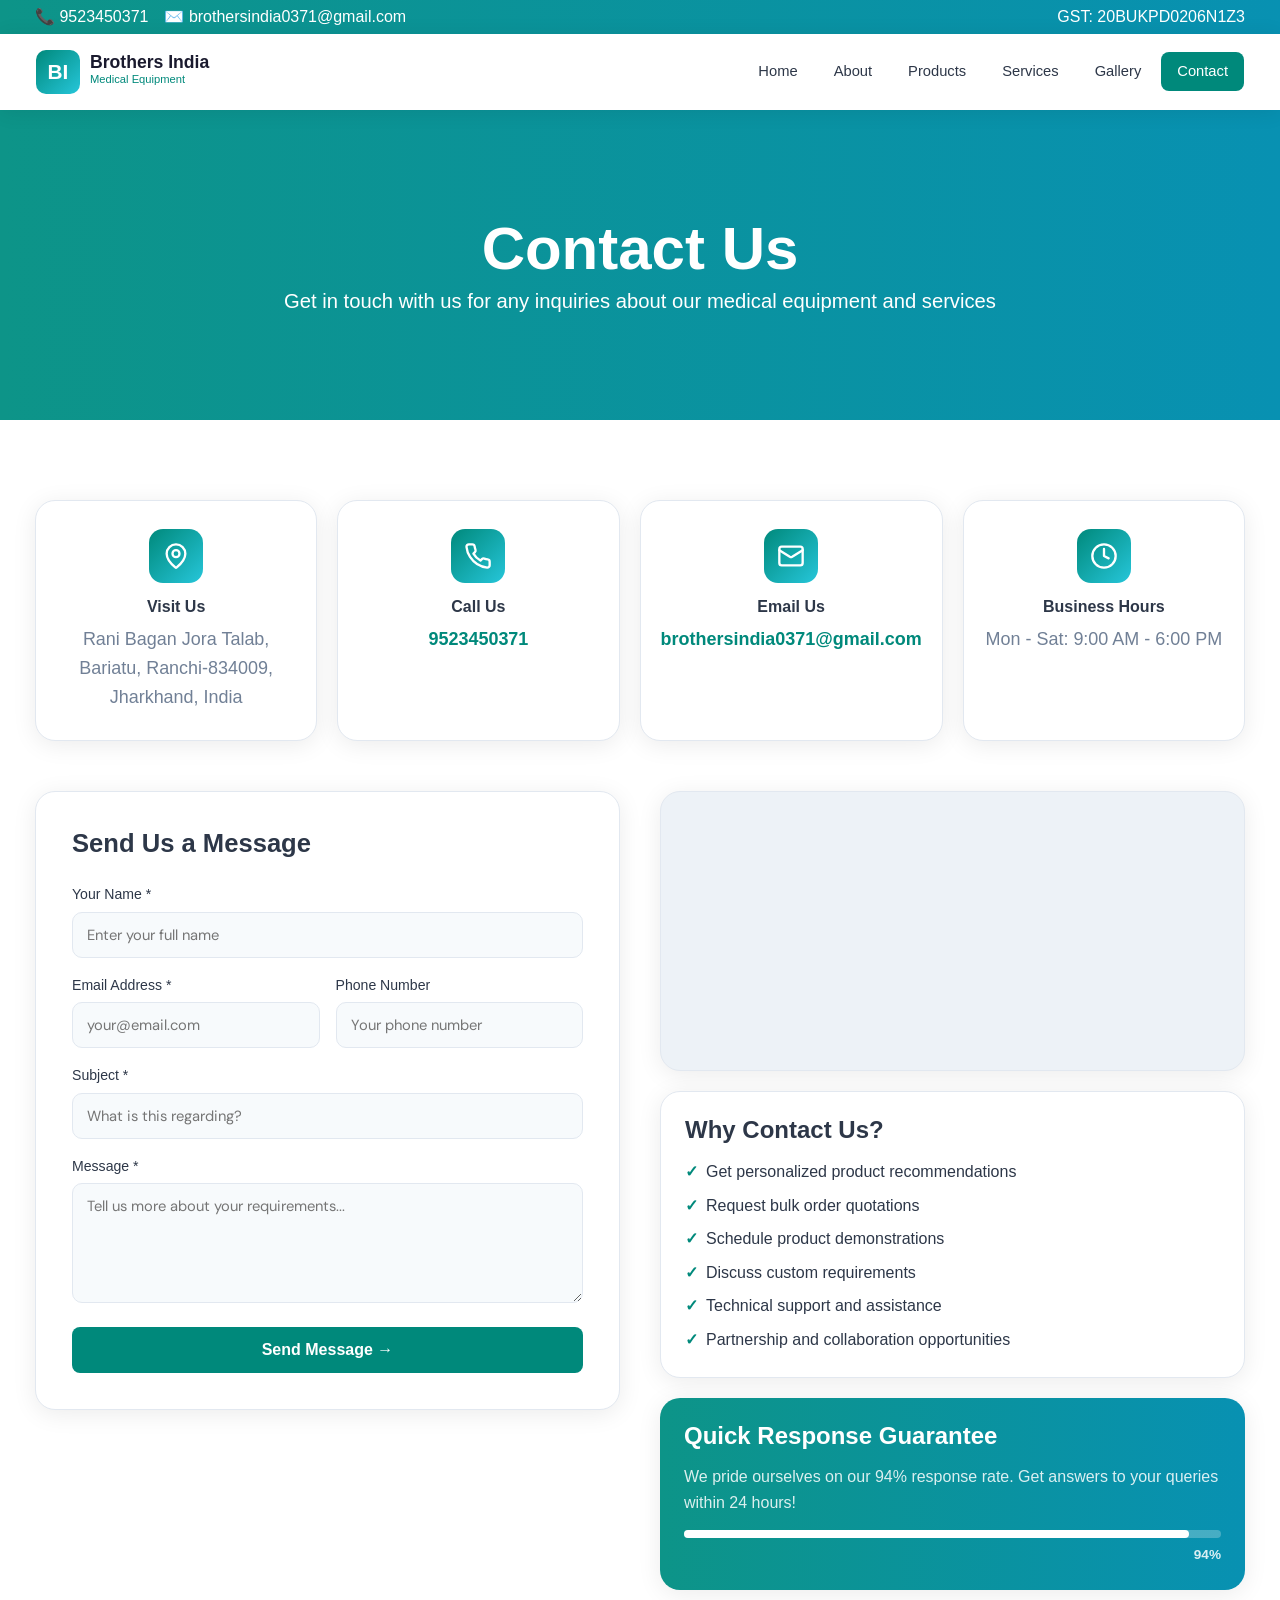
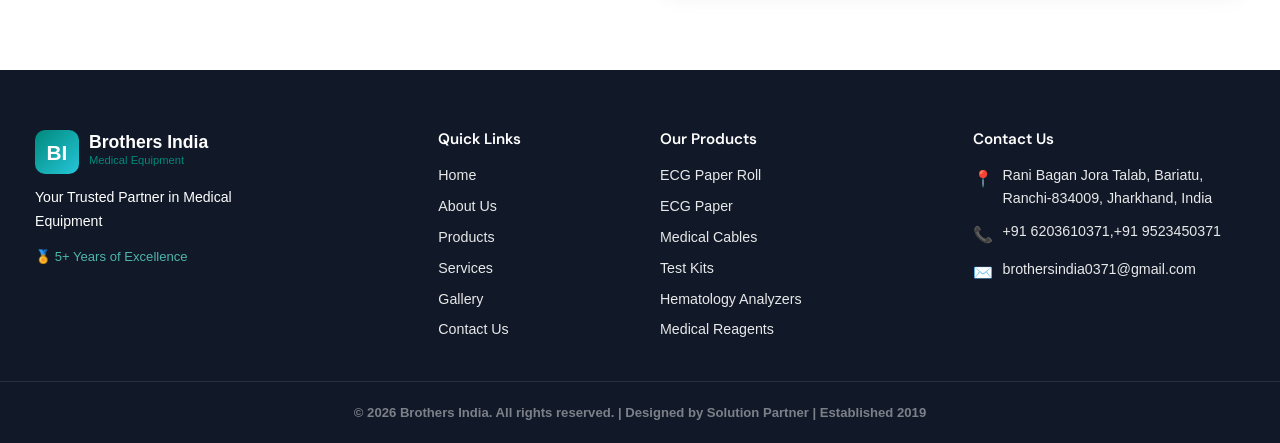
<file: contact.html>
<!DOCTYPE html>
<html lang="en">
<head>
  <meta charset="UTF-8" />
  <meta name="viewport" content="width=device-width, initial-scale=1.0" />
  <title>Contact Us - Brothers India Medical Equipment</title>
  <link rel="preconnect" href="https://fonts.googleapis.com">
  <link href="https://fonts.googleapis.com/css2?family=Playfair+Display:wght@600;700;800&family=DM+Sans:wght@400;500;600;700&display=swap" rel="stylesheet">
  <link rel="stylesheet" href="styles.css">
</head>
<body>

  <!-- TOP BAR -->
  <div class="top-bar">
    <div class="container">
      <div class="top-bar-left">
        <span>📞 9523450371</span>
        <span>✉️ brothersindia0371@gmail.com</span>
      </div>
      <div class="top-bar-right">
        <span>GST: 20BUKPD0206N1Z3</span>
      </div>
    </div>
  </div>

  <!-- NAVBAR -->
  <nav class="navbar">
    <div class="container nav-container">
      <a href="index.html" class="logo">
        <div class="logo-icon">BI</div>
        <div class="logo-text">
          <span class="brand">Brothers India</span>
          <span class="tagline">Medical Equipment</span>
        </div>
      </a>
      <div class="nav-links">
        <a href="index.html">Home</a>
        <a href="about.html">About</a>
        <a href="products.html">Products</a>
        <a href="services.html">Services</a>
        <a href="gallery.html">Gallery</a>
        <a href="contact.html" class="active">Contact</a>
      </div>
      <button class="hamburger" aria-label="Toggle menu">
        <span></span><span></span><span></span>
      </button>
    </div>
  </nav>

  <!-- PAGE HERO -->
  <section class="page-content-hero">
    <div class="container">
      <h1>Contact Us</h1>
      <p>Get in touch with us for any inquiries about our medical equipment and services</p>
    </div>
  </section>

  <!-- CONTACT INFO CARDS -->
  <section class="section">
    <div class="container">
      <div class="contact-info-grid">
        <div class="contact-info-card reveal">
          <div class="contact-icon"><svg xmlns="http://www.w3.org/2000/svg" width="28" height="28" viewBox="0 0 24 24" fill="none" stroke="currentColor" stroke-width="2" stroke-linecap="round" stroke-linejoin="round" class="lucide lucide-map-pin text-white" aria-hidden="true"><path d="M20 10c0 4.993-5.539 10.193-7.399 11.799a1 1 0 0 1-1.202 0C9.539 20.193 4 14.993 4 10a8 8 0 0 1 16 0"></path><circle cx="12" cy="10" r="3"></circle></svg></div>
          <h4>Visit Us</h4>
          <p>Rani Bagan Jora Talab, Bariatu, Ranchi-834009, Jharkhand, India</p>
        </div>
        <div class="contact-info-card reveal">
          <div class="contact-icon"><svg xmlns="http://www.w3.org/2000/svg" width="28" height="28" viewBox="0 0 24 24" fill="none" stroke="currentColor" stroke-width="2" stroke-linecap="round" stroke-linejoin="round" class="lucide lucide-phone text-white" aria-hidden="true"><path d="M22 16.92v3a2 2 0 0 1-2.18 2 19.79 19.79 0 0 1-8.63-3.07 19.5 19.5 0 0 1-6-6 19.79 19.79 0 0 1-3.07-8.67A2 2 0 0 1 4.11 2h3a2 2 0 0 1 2 1.72 12.84 12.84 0 0 0 .7 2.81 2 2 0 0 1-.45 2.11L8.09 9.91a16 16 0 0 0 6 6l1.27-1.27a2 2 0 0 1 2.11-.45 12.84 12.84 0 0 0 2.81.7A2 2 0 0 1 22 16.92z"></path></svg></div>
          <h4>Call Us</h4>
          <p><a href="tel:9523450371" style="color:var(--primary);font-weight:600;">9523450371</a></p>
        </div>
        <div class="contact-info-card reveal">
          <div class="contact-icon"><svg xmlns="http://www.w3.org/2000/svg" width="28" height="28" viewBox="0 0 24 24" fill="none" stroke="currentColor" stroke-width="2" stroke-linecap="round" stroke-linejoin="round" class="lucide lucide-mail text-white" aria-hidden="true"><path d="m22 7-8.991 5.727a2 2 0 0 1-2.009 0L2 7"></path><rect x="2" y="4" width="20" height="16" rx="2"></rect></svg></div>
          <h4>Email Us</h4>
          <p><a href="mailto:brothersindia0371@gmail.com" style="color:var(--primary);font-weight:600;">brothersindia0371@gmail.com</a></p>
        </div>
        <div class="contact-info-card reveal">
          <div class="contact-icon"><svg xmlns="http://www.w3.org/2000/svg" width="28" height="28" viewBox="0 0 24 24" fill="none" stroke="currentColor" stroke-width="2" stroke-linecap="round" stroke-linejoin="round" class="lucide lucide-clock text-white" aria-hidden="true"><circle cx="12" cy="12" r="10"></circle><polyline points="12 6 12 12 16 14"></polyline></svg></div>
          <h4>Business Hours</h4>
          <p>Mon - Sat: 9:00 AM - 6:00 PM</p>
        </div>
      </div>

      <!-- MAIN CONTACT SECTION -->
      <div class="contact-main-grid">
        <!-- FORM -->
        <div class="contact-form-section">
          <h2>Send Us a Message</h2>
          <form id="contact-form">
            <div class="form-group">
              <label for="name">Your Name *</label>
              <input type="text" id="name" name="name" placeholder="Enter your full name" required>
            </div>
            <div class="form-row">
              <div class="form-group">
                <label for="email">Email Address *</label>
                <input type="email" id="email" name="email" placeholder="your@email.com" required>
              </div>
              <div class="form-group">
                <label for="phone">Phone Number</label>
                <input type="tel" id="phone" name="phone" placeholder="Your phone number">
              </div>
            </div>
            <div class="form-group">
              <label for="subject">Subject *</label>
              <input type="text" id="subject" name="subject" placeholder="What is this regarding?" required>
            </div>
            <div class="form-group">
              <label for="message">Message *</label>
              <textarea id="message" name="message" placeholder="Tell us more about your requirements..." required></textarea>
            </div>
            <button type="submit" class="btn btn-primary form-submit">Send Message →</button>
          </form>
        </div>

        <!-- MAP & INFO -->
        <div class="contact-map-section">
          <div class="map-embed">
            <iframe
              src="https://www.google.com/maps/embed?pb=!1m18!1m12!1m3!1d3662.5!2d85.3165!3d23.3565!2m3!1f0!2f0!3f0!3m2!1i1024!2i768!4f13.1!3m3!1m2!1s0x0%3A0x0!2zMjPCsDIxJzIzLjQiTiA4NcKwMTgnNTkuNCJF!5e0!3m2!1sen!2sin!4v1620000000000!5m2!1sen!2sin"
              allowfullscreen=""
              loading="lazy"
              referrerpolicy="no-referrer-when-downgrade"
              title="Brothers India Location">
            </iframe>
          </div>

          <div class="why-contact-card">
            <h4>Why Contact Us?</h4>
            <ul class="why-contact-list">
              <li>Get personalized product recommendations</li>
              <li>Request bulk order quotations</li>
              <li>Schedule product demonstrations</li>
              <li>Discuss custom requirements</li>
              <li>Technical support and assistance</li>
              <li>Partnership and collaboration opportunities</li>
            </ul>
          </div>

          <div class="quick-response-card">
            <h4>Quick Response Guarantee</h4>
            <p>We pride ourselves on our 94% response rate. Get answers to your queries within 24 hours!</p>
            <div class="progress-bar-track">
              <div class="progress-bar-fill" data-width="94" style="width:0%"></div>
            </div>
            <div class="progress-label">94%</div>
          </div>
        </div>
      </div>
    </div>
  </section>

  <!-- FOOTER -->
  <footer>
    <div class="container">
      <div class="footer-grid">
        <div class="footer-brand">
          <div class="footer-logo">
            <div class="logo-icon">BI</div>
            <div class="logo-text">
              <span class="brand" style="color:#fff;">Brothers India</span>
              <span class="tagline">Medical Equipment</span>
            </div>
          </div>
          <p class="footer-desc">Your Trusted Partner in Medical Equipment</p>
          <span class="footer-badge">🏅 5+ Years of Excellence</span>
        </div>
        <div class="footer-col">
          <h5>Quick Links</h5>
          <div class="footer-links">
            <a href="index.html">Home</a>
            <a href="about.html">About Us</a>
            <a href="products.html">Products</a>
            <a href="services.html">Services</a>
            <a href="gallery.html">Gallery</a>
            <a href="contact.html">Contact Us</a>
          </div>
        </div>
        <div class="footer-col">
          <h5>Our Products</h5>
          <div class="footer-links">
            <a href="products.html">ECG Paper Roll</a>
            <a href="products.html">ECG Paper</a>
            <a href="products.html">Medical Cables</a>
            <a href="products.html">Test Kits</a>
            <a href="products.html">Hematology Analyzers</a>
            <a href="products.html">Medical Reagents</a>
          </div>
        </div>
        <div class="footer-col">
          <h5>Contact Us</h5>
          <div class="footer-contact">
            <div class="footer-contact-item"><span class="icon">📍</span><span>Rani Bagan Jora Talab, Bariatu, Ranchi-834009, Jharkhand, India</span></div>
            <div class="footer-contact-item"><span class="icon">📞</span><span>+91 6203610371,+91 9523450371</span></div>
            <div class="footer-contact-item"><span class="icon">✉️</span><span>brothersindia0371@gmail.com</span></div>
          </div>
        </div>
      </div>
    </div>
    <div class="footer-bottom">
      <div class="container">
        <b>© 2026 Brothers India. All rights reserved. | Designed by Solution Partner | Established 2019</b>
      </div>
    </div>
  </footer>

  <script src="script.js"></script>
</body>
</html>
</file>
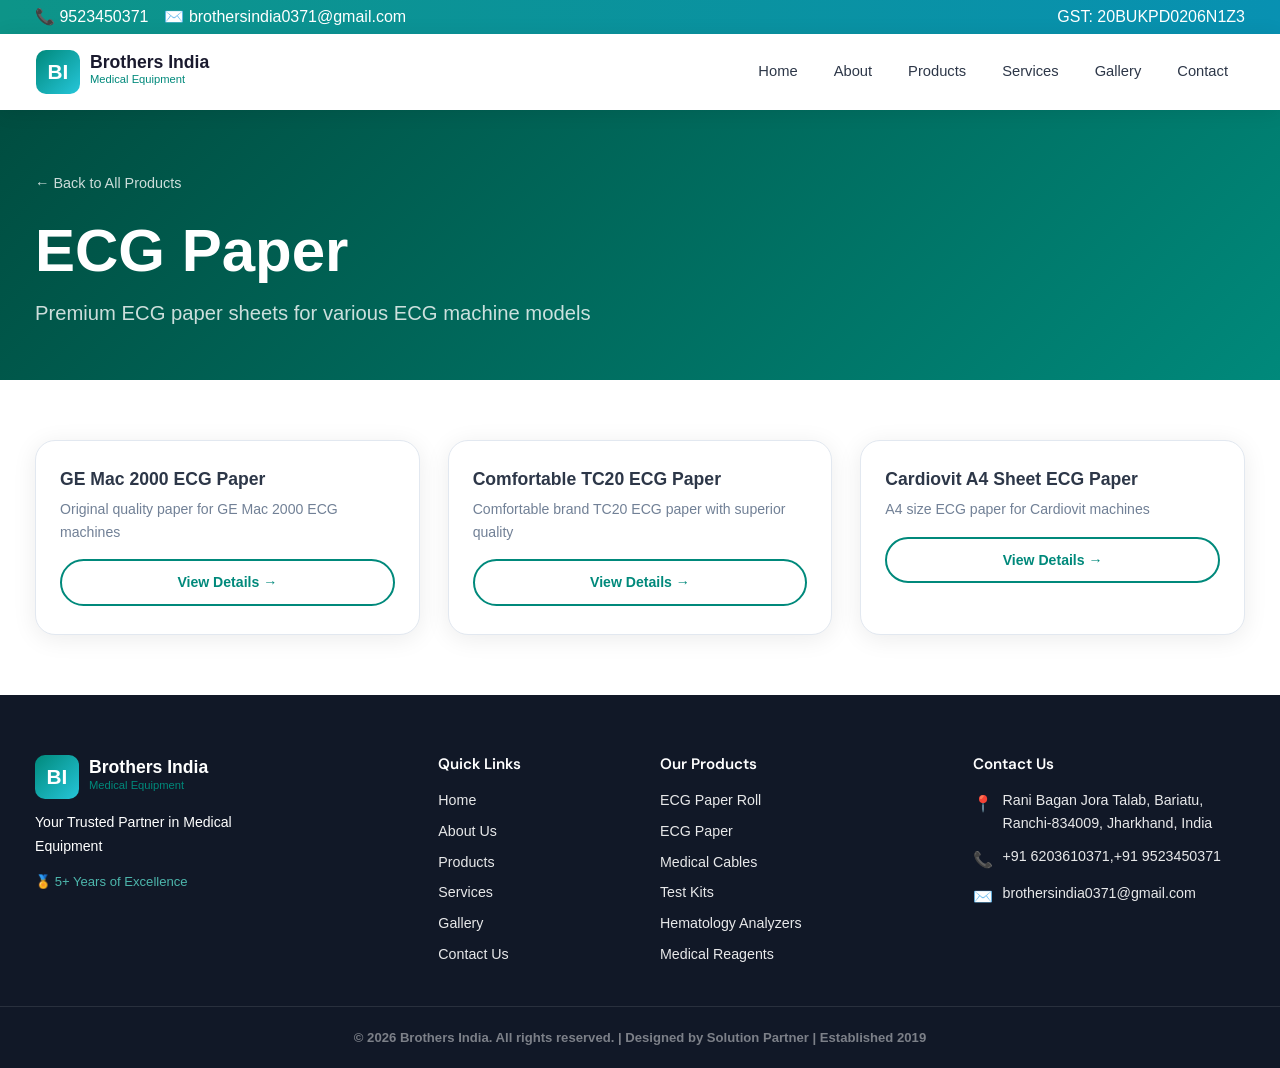
<file: product-category.html>
<!DOCTYPE html>
<html lang="en">
<head>
  <meta charset="UTF-8" />
  <meta name="viewport" content="width=device-width, initial-scale=1.0" />
  <title>Product Category - Brothers India Medical Equipment</title>
  <link rel="preconnect" href="https://fonts.googleapis.com">
  <link href="https://fonts.googleapis.com/css2?family=Playfair+Display:wght@600;700;800&family=DM+Sans:wght@400;500;600;700&display=swap" rel="stylesheet">
  <link rel="stylesheet" href="styles.css">
</head>
<body>

  <!-- TOP BAR -->
  <div class="top-bar">
    <div class="container">
      <div class="top-bar-left">
        <span>📞 9523450371</span>
        <span>✉️ brothersindia0371@gmail.com</span>
      </div>
      <div class="top-bar-right">
        <span>GST: 20BUKPD0206N1Z3</span>
      </div>
    </div>
  </div>

  <!-- NAVBAR -->
  <nav class="navbar">
    <div class="container nav-container">
      <a href="index.html" class="logo">
        <div class="logo-icon">BI</div>
        <div class="logo-text">
          <span class="brand">Brothers India</span>
          <span class="tagline">Medical Equipment</span>
        </div>
      </a>
      <div class="nav-links">
        <a href="index.html">Home</a>
        <a href="about.html">About</a>
        <a href="products.html" class="active">Products</a>
        <a href="services.html">Services</a>
        <a href="gallery.html">Gallery</a>
        <a href="contact.html">Contact</a>
      </div>
      <button class="hamburger" aria-label="Toggle menu">
        <span></span><span></span><span></span>
      </button>
    </div>
  </nav>

  <!-- CATEGORY HEADER -->
  <div class="cat-header">
    <div class="container">
      <a href="products.html" class="cat-back">← Back to All Products</a>
      <h1 id="cat-title">ECG Paper</h1>
      <p id="cat-desc">Premium ECG paper sheets for various ECG machine models</p>
    </div>
  </div>

  <!-- PRODUCTS LIST -->
  <section>
    <div class="container">
      <div class="cat-products-grid" id="cat-products-grid">
        <!-- Populated by JS -->
      </div>
    </div>
  </section>

  <!-- FOOTER -->
  <footer>
    <div class="container">
      <div class="footer-grid">
        <div class="footer-brand">
          <div class="footer-logo">
            <div class="logo-icon">BI</div>
            <div class="logo-text">
              <span class="brand" style="color:#fff;">Brothers India</span>
              <span class="tagline">Medical Equipment</span>
            </div>
          </div>
          <p class="footer-desc">Your Trusted Partner in Medical Equipment</p>
          <span class="footer-badge">🏅 5+ Years of Excellence</span>
        </div>
        <div class="footer-col">
          <h5>Quick Links</h5>
          <div class="footer-links">
            <a href="index.html">Home</a>
            <a href="about.html">About Us</a>
            <a href="products.html">Products</a>
            <a href="services.html">Services</a>
            <a href="gallery.html">Gallery</a>
            <a href="contact.html">Contact Us</a>
          </div>
        </div>
        <div class="footer-col">
          <h5>Our Products</h5>
          <div class="footer-links">
            <a href="products.html">ECG Paper Roll</a>
            <a href="products.html">ECG Paper</a>
            <a href="products.html">Medical Cables</a>
            <a href="products.html">Test Kits</a>
            <a href="products.html">Hematology Analyzers</a>
            <a href="products.html">Medical Reagents</a>
          </div>
        </div>
        <div class="footer-col">
          <h5>Contact Us</h5>
          <div class="footer-contact">
            <div class="footer-contact-item"><span class="icon">📍</span><span>Rani Bagan Jora Talab, Bariatu, Ranchi-834009, Jharkhand, India</span></div>
            <div class="footer-contact-item"><span class="icon">📞</span><span>+91 6203610371,+91 9523450371</span></div>
            <div class="footer-contact-item"><span class="icon">✉️</span><span>brothersindia0371@gmail.com</span></div>
          </div>
        </div>
      </div>
    </div>
    <div class="footer-bottom">
      <div class="container">
        <b>© 2026 Brothers India. All rights reserved. | Designed by Solution Partner | Established 2019</b>
      </div>
    </div>
  </footer>

  <script src="script.js"></script>
  <script>
    const CATALOG = {
      'ecg-roll': {
        title: 'ECG Paper Roll',
        desc: 'High-quality ECG paper rolls compatible with all major brands',
        products: [
          { id: 'ecg-roll-1', name: '50mm ECG Paper Roll', desc: '50mm thermal paper roll for standard ECG machines' },
          { id: 'ecg-roll-2', name: '63mm ECG Paper Roll', desc: '63mm thermal paper roll for wide-format ECG machines' },
          { id: 'ecg-roll-3', name: '80mm ECG Paper Roll', desc: '80mm thermal paper roll compatible with most brands' },
          { id: 'ecg-roll-4', name: '210mm ECG Paper Roll', desc: '210mm wide thermal paper roll for multi-channel ECG' },
        ]
      },
      'ecg-paper': {
        title: 'ECG Paper',
        desc: 'Premium ECG paper sheets for various ECG machine models',
        products: [
          { id: 'ecg-paper-1', name: 'GE Mac 2000 ECG Paper', desc: 'Original quality paper for GE Mac 2000 ECG machines' },
          { id: 'ecg-paper-2', name: 'Comfortable TC20 ECG Paper', desc: 'Comfortable brand TC20 ECG paper with superior quality' },
          { id: 'ecg-paper-3', name: 'Cardiovit A4 Sheet ECG Paper', desc: 'A4 size ECG paper for Cardiovit machines' },
        ]
      },
      'cables': {
        title: 'Medical Cables',
        desc: 'Durable and reliable medical cables for various equipment',
        products: [
          { id: 'cable-1', name: '10-Lead ECG Cable', desc: 'Universal 10-lead patient cable for ECG machines' },
          { id: 'cable-2', name: 'SpO2 Sensor Cable', desc: 'Pulse oximetry sensor cable for patient monitors' },
          { id: 'cable-3', name: 'NIBP Cuff Cable', desc: 'Non-invasive blood pressure cuff connection cable' },
        ]
      },
      'testkits': {
        title: 'Test Kits',
        desc: 'Rapid and accurate diagnostic test kits',
        products: [
          { id: 'kit-1', name: 'MaxLine HBsAg Test Kit', desc: 'Rapid test for Hepatitis B surface antigen detection' },
          { id: 'kit-2', name: 'Malaria Rapid Test Kit', desc: 'Fast and accurate malaria antigen detection kit' },
          { id: 'kit-3', name: 'Dengue NS1 Test Kit', desc: 'Early detection test kit for dengue NS1 antigen' },
        ]
      },
      'analyzers': {
        title: 'Hematology Analyzers',
        desc: 'Advanced hematology analyzers for complete blood count',
        products: [
          { id: 'ana-1', name: '3-Part Hematology Analyzer', desc: 'Entry-level analyzer with 3-part WBC differential' },
          { id: 'ana-2', name: '5-Part Hematology Analyzer', desc: 'Advanced analyzer with 5-part WBC differential' },
          { id: 'ana-3', name: 'Portable CBC Analyzer', desc: 'Compact portable analyzer for point-of-care testing' },
        ]
      },
      'reagents': {
        title: 'Medical Reagents',
        desc: 'Quality reagents for medical analyzers and testing',
        products: [
          { id: 'rea-1', name: 'MaxLYTE Daily Cleaning Solution', desc: 'For electrolyte analyzers - daily cleaning solution' },
          { id: 'rea-2', name: 'Hematology Analyzer Reagents', desc: 'Complete set of diluent, lyse, and rinse reagents' },
        ]
      }
    };

    function loadCategory() {
      const params = new URLSearchParams(window.location.search);
      const cat = params.get('cat') || 'ecg-paper';
      const data = CATALOG[cat];
      if (!data) return;

      document.title = data.title + ' - Brothers India';
      document.getElementById('cat-title').textContent = data.title;
      document.getElementById('cat-desc').textContent = data.desc;

      const grid = document.getElementById('cat-products-grid');
      grid.innerHTML = data.products.map(p => `
        <div class="sub-product-card reveal">
          <h3>${p.name}</h3>
          <p>${p.desc}</p>
          <a href="product-detail.html?cat=${cat}&id=${p.id}&name=${encodeURIComponent(p.name)}&desc=${encodeURIComponent(p.desc)}&catname=${encodeURIComponent(data.title)}" class="btn-view">View Details →</a>
        </div>
      `).join('');
    }

    loadCategory();
  </script>

<!--End of Tawk.to Script-->
</body>
</html>
</file>
<file: styles.css>
/* ===== CSS VARIABLES ===== */
:root {
  --primary: #00897B;
  --primary-dark: #00695C;
  --primary-light: #4DB6AC;
  --accent: #26C6DA;
  --dark: #1a1a2e;
  --dark-2: #16213e;
  --text: #2d3748;
  --text-light: #718096;
  --bg: #f7fafc;
  --bg-2: #edf2f7;
  --white: #ffffff;
  --border: #e2e8f0;
  --shadow: 0 4px 24px rgba(0,0,0,0.08);
  --shadow-lg: 0 10px 40px rgba(0,0,0,0.12);
  --radius: 12px;
  --radius-lg: 20px;
  --transition: all 0.3s cubic-bezier(0.4, 0, 0.2, 1);
  --font-body: 'DM Sans', sans-serif;
}

/* ===== RESET & BASE ===== */
*, *::before, *::after { box-sizing: border-box; margin: 0; padding: 0; }
html { scroll-behavior: smooth; }
body {
  color: var(--text);
  background: var(--white);
  line-height: 1.6;
  overflow-x: hidden;
    font-family:
        'Inter', -apple-system, BlinkMacSystemFont, "Segoe UI", "Roboto", "Oxygen",
        "Ubuntu", "Cantarell", "Fira Sans", "Droid Sans", "Helvetica Neue",
        sans-serif;
    -webkit-font-smoothing: antialiased;
    -moz-osx-font-smoothing: grayscale;
}
img { max-width: 100%; height: auto; display: block; }
a { text-decoration: none; color: inherit; transition: var(--transition); }
ul { list-style: none; }

/* ===== TYPOGRAPHY ===== */
h1, h2, h3, h4, h5 {
  font-family: var(--font-heading);
  font-weight: 700;
  line-height: 1.2;
}
h1 { font-size: clamp(2rem, 5vw, 3.75rem); }
h2 { font-size: clamp(1.6rem, 3.5vw, 2.3rem); }
h3 { font-size: clamp(1.2rem, 2.5vw, 1.5rem); }
p { 
	font-size: 1.265rem;
    line-height: 1.625;
  }

/* ===== TOP BAR ===== */
.top-bar {
background: linear-gradient(to right, #0d9488, #0891b2);
    color: white;
    padding: 4px 0;
}
.top-bar .container {
  display: flex;
  justify-content: space-between;
  align-items: center;
  flex-wrap: wrap;
  gap: 6px;
}
.top-bar a { color: rgba(255,255,255,0.85); }
.top-bar a:hover { color: var(--accent); }
.top-bar-left, .top-bar-right {
  display: flex;
  align-items: center;
  gap: 16px;
}
.top-bar span { display: flex; align-items: center; gap: 5px; }

/* ===== NAVBAR ===== */
.navbar {
  position: sticky;
  top: 0;
  z-index: 1000;
  background: var(--white);
  box-shadow: 0 2px 20px rgba(0,0,0,0.08);
  padding: 16px;
}
.nav-container {
  display: flex;
  align-items: center;
  justify-content: space-between;
  padding: 14px 0;
  gap: 20px;
}
.logo {
  display: flex;
  align-items: center;
  gap: 10px;
}
.logo-icon {
  width: 44px;
  height: 44px;
  background: linear-gradient(135deg, var(--primary), var(--accent));
  border-radius: 10px;
  display: flex;
  align-items: center;
  justify-content: center;
  font-size: 1.3rem;
  font-weight: 800;
  color: var(--white);
  flex-shrink: 0;
}
.logo-text { display: flex; flex-direction: column; }
.logo-text .brand { font-family: var(--font-heading); font-size: 1.1rem; font-weight: 700; color: var(--dark); line-height: 1; }
.logo-text .tagline { font-size: 0.7rem; color: var(--primary); font-weight: 500; }

.nav-links {
  display: flex;
  align-items: center;
  gap: 4px;
}
.nav-links a {
  padding: 8px 16px;
  border-radius: 8px;
  font-weight: 500;
  font-size: 0.92rem;
  color: var(--text);
  transition: var(--transition);
}
.nav-links a:hover { color: var(--primary); background: rgba(0,137,123,0.06); }
.nav-links a.active {
  background: var(--primary);
  color: var(--white);
}
.nav-links a.active:hover { background: var(--primary-dark); }

.hamburger {
  display: none;
  flex-direction: column;
  gap: 5px;
  cursor: pointer;
  padding: 6px;
  border-radius: 8px;
  transition: var(--transition);
  background: none;
  border: none;
}
.hamburger:hover { background: var(--bg-2); }
.hamburger span {
  display: block;
  width: 24px;
  height: 2.5px;
  background: var(--dark);
  border-radius: 2px;
  transition: var(--transition);
}

/* ===== CONTAINER ===== */
.container {
  max-width: 1250px;
  margin: 0 auto;
  padding: 0 20px;
}

/* ===== HERO SECTION ===== */
.hero {
 position: relative;
  min-height: 600px;
  display: flex;
  align-items: center;
  overflow: hidden;

  background:
    linear-gradient(to right, rgba(17,24,39,0.91) 20%, rgba(0,0,0,0.3) 75%),
    url('https://images.unsplash.com/photo-1516549655169-df83a0774514');

  background-size: cover;
  background-position: center;
  background-repeat: no-repeat;
}
.hero::before {
  content: '';
  position: absolute;
  inset: 0;
  background: url('data:image/svg+xml,<svg xmlns="http://www.w3.org/2000/svg" viewBox="0 0 100 100"><circle cx="80" cy="20" r="40" fill="rgba(255,255,255,0.03)"/><circle cx="10" cy="80" r="30" fill="rgba(255,255,255,0.02)"/></svg>');
  background-size: cover;
}
.hero-content {
    position: relative;
    z-index: 2;
    color: var(--white);
    padding-left: -38px;
    margin-left: -48%;
    margin-bottom: 5%;
}
.hero-badge {
  display: inline-flex;
  align-items: center;
  gap: 8px;
  backdrop-filter: blur(10px);
  border: 1px solid rgba(255,255,255,0.2);
  padding: 6px 16px;
  border-radius: 50px;
  font-size: 1.09rem;
  font-weight: 500;
  color: #2dfff1;
  margin-bottom: 20px;
  
   background: rgba(49, 222, 223, 0.25);
  backdrop-filter: blur(4px);
  -webkit-backdrop-filter: blur(4px);
  
}
.hero h1 { color: var(--white); margin-bottom: 16px; }
.hero h1 span { background: linear-gradient(to right, #0d9488, #0891b2);-webkit-background-clip: text;
  -webkit-text-fill-color: transparent; }
.hero p { color: rgba(255,255,255,0.85); font-size: 1.05rem; margin-bottom: 28px; max-width: 560px; }
.hero-actions { display: flex; gap: 12px; flex-wrap: wrap; }
.hero-image-bg {
  position: absolute;
  right: 0;
  top: 0;
  width: 50%;
  height: 100%;
  object-fit: cover;
  opacity: 0.18;
  mix-blend-mode: overlay;
}


.page-hero {
	  background:
    linear-gradient(to right, rgba(17,24,39,0.91) 20%, rgba(0,0,0,0.3) 75%),
    url('https://images.unsplash.com/photo-1666214280391-8ff5bd3c0bf0');
  padding:152px 99px;
  color: var(--white);
  text-align: center;
    background-size: cover;
  background-position: center;
  background-repeat: no-repeat;
}
.Services-hero {
	  background:
    linear-gradient(to right, rgba(17,24,39,0.91) 20%, rgba(0,0,0,0.3) 75%),
    url('https://images.pexels.com/photos/4386488/pexels-photo-4386488.jpeg');
  padding:152px 99px;
  color: var(--white);
  text-align: left;
    background-size: cover;
  background-position: center;
  background-repeat: no-repeat;
}
/* Generic page hero */
.page-content-hero {
    background: linear-gradient(to right, #0d9488, #0891b2);
    color: white;
  padding:103px 99px;
  color: var(--white);
  text-align: center;
}
.page-hero h1 { color: var(--white); margin-bottom: 12px; }
.page-hero p { color: rgba(255,255,255,0.8); font-size: 1.05rem; max-width: 600px; margin: 0 auto; }

/* ===== BUTTONS ===== */
.btn {
display: inline-flex;
    align-items: center;
    gap: 8px;
    padding: 5px 11px;
    border-radius: 8px;
    font-weight: 600;
    font-size: 1.1rem;
    cursor: pointer;
    border: none;
    transition: var(--transition);
    white-space: nowrap;
}
.btn-primary {
  background: var(--primary);
  color: var(--white);
}
.btn-primary:hover { background: var(--primary-dark); transform: translateY(-2px); box-shadow: 0 8px 20px rgba(0,137,123,0.35); }
.btn-outline {
  background: transparent;
  color: var(--white);
  border: 2px solid rgba(255,255,255,0.6);
}
.btn-outline:hover { background: rgba(255,255,255,0.12); border-color: var(--white); }
.btn-outline-dark {
  background: transparent;
  color: var(--primary);
  border: 2px solid var(--primary);
}
.btn-outline-dark:hover { background: var(--primary); color: var(--white); }
.btn-light {
color: teal;
    background: white;
}
.btn-light:hover { background: var(--bg-2); transform: translateY(-2px); }

/* ===== STATS BAR ===== */
.stats-bar {
  background: linear-gradient(to bottom, #14b8a6, #0891b2);
  padding: 65px 0;
}
.stats-grid {
  display: grid;
  grid-template-columns: repeat(4, 1fr);
  gap: 20px;
}
.stat-item {
  text-align: center;
  color: var(--white);
}
.stat-icon { font-size: 2.5rem; margin-bottom: 6px; opacity: 1; }
.stat-num { font-family: var(--font-heading); font-size: 2.25rem; font-weight: 700; line-height: 1; margin-bottom: 4px; }
.Aboutcounter-stat-num { font-family: var(--font-heading); font-size: 2.25rem; font-weight: 700; line-height: 1; margin-bottom: 30px; }
.stat-label { font-size: 1.1rem; opacity: 1.0;color:rgba(233, 233, 216, 0.9); }

/* ===== SECTION ===== */
.section { padding: 80px 0; }
.section-alt { background: var(--bg); }
.section-header { text-align: center; margin-bottom: 50px; }
.section-tag {
  display: inline-flex;
  align-items: center;
  gap: 6px;
  color: var(--primary);
  font-weight: 600;
  font-size: 0.82rem;
  text-transform: uppercase;
  letter-spacing: 1px;
  margin-bottom: 10px;
}
.section-header h2 { margin-bottom: 12px; }
.section-header p { color: black; max-width: 560px; margin: 0 auto; }

/* ===== PRODUCT GRID ===== */
.products-grid {
  display: grid;
  grid-template-columns: repeat(3, 1fr);
  gap: 24px;
}
.product-card {
  background: var(--white);
  border-radius: var(--radius-lg);
  overflow: hidden;
  box-shadow: var(--shadow);
  transition: var(--transition);
  border: 1px solid var(--border);
}
.product-card:hover { transform: translateY(-6px); box-shadow: var(--shadow-lg); }
.product-card-img {
  position: relative;
  height: 200px;
  overflow: hidden;
}
.product-card-img img {
  width: 100%;
  height: 100%;
  object-fit: cover;
  transition: transform 0.5s ease;
}
.product-card:hover .product-card-img img { transform: scale(1.05); }
.product-card-overlay {
  position: absolute;
  bottom: 0;
  left: 0;
  right: 0;
  background: linear-gradient(transparent, rgba(0,0,0,0.7));
  padding: 30px 16px 14px;
}
.product-card-overlay h3 { color: var(--white); font-size: 1rem; }
.product-count { color: rgba(255,255,255,0.8); font-size: 0.78rem; margin-top: 2px; }
.product-card-body { padding: 16px 20px 20px; }
.product-card-body p { color: var(--text-light); font-size: 1.1rem; margin-bottom: 14px; }
.btn-view {
  display: inline-flex;
  align-items: center;
  gap: 6px;
  color: var(--primary);
  font-weight: 600;
  font-size: 0.88rem;
  padding: 10px 20px;
  border: 2px solid var(--primary);
  border-radius: 50px;
  width: 100%;
  justify-content: center;
  transition: var(--transition);
}
.btn-view:hover { background: var(--primary); color: var(--white); }

/* ===== WHY CHOOSE ===== */
.features-grid {
  display: grid;
  grid-template-columns: repeat(4, 1fr);
  gap: 24px;
}
.feature-card {
  text-align: center;
  padding: 28px 20px;
  background: var(--white);
  border-radius: var(--radius);
  transition: var(--transition);
}
.feature-card:hover { transform: translateY(-4px); box-shadow: var(--shadow); border-color: var(--primary-light); }
.feature-icon {
  width: 66px;
  height: 66px;
  background: linear-gradient(135deg, var(--primary), var(--accent));
  border-radius: 14px;
  display: flex;
  align-items: center;
  justify-content: center;
  margin: 0 auto 14px;
  font-size: 1.4rem;
  color: var(--white);
}
.feature-card h4 { margin-bottom: 8px; font-size: 1.29rem; }
.feature-card p { font-size: 1.1rem; }

/* ===== CTA SECTION ===== */
.cta-section {
  background: linear-gradient(to right, #0d9488, #0891b2);
  padding: 70px 0;
  text-align: center;
  color: var(--white);
}
.cta-section h2 { color: var(--white); margin-bottom: 12px; }
.cta-section p { color: #CCFBF1; max-width: 600px; margin: 0 auto 28px; }
.cta-actions { display: flex; gap: 12px; justify-content: center; flex-wrap: wrap; }

/* ===== FOOTER ===== */
footer {
  background-color: rgba(17, 24, 39, 1);
  color: white;
  padding: 60px 0 0;
}
.footer-grid {
  display: grid;
  grid-template-columns: 2fr 1fr 1.5fr 1.5fr;
  gap: 40px;
  margin-bottom: 40px;
}
.footer-brand { display: flex; flex-direction: column; gap: 12px; }
.footer-logo { display: flex; align-items: center; gap: 10px; }
.footer-logo .logo-text .brand { color: var(--white); }
.footer-desc { font-size: 0.88rem; line-height: 1.7; max-width: 240px; }
.footer-badge {
  display: inline-flex;
  align-items: center;
  gap: 6px;
  font-size: 0.82rem;
  color: var(--primary-light);
}
.footer-col h5 {
  color: var(--white);
  font-size: 0.95rem;
  margin-bottom: 16px;
  font-family: var(--font-body);
  font-weight: 600;
}
.footer-links { display: flex; flex-direction: column; gap: 8px; }
.footer-links a {
  color: rgba(255,255,255,0.90);
  font-size: 0.89rem;
  transition: var(--transition);
}
.footer-links a:hover { color: var(--primary-light); padding-left: 4px; }
.footer-contact { display: flex; flex-direction: column; gap: 10px; }
.footer-contact-item {
  display: flex;
  align-items: flex-start;
  gap: 10px;
  font-size: 0.89rem;
  color: rgba(255,255,255,0.90);
}
.footer-contact-item .icon { color: var(--primary-light); font-size: 1rem; flex-shrink: 0; margin-top: 2px; }
.footer-bottom {
  border-top: 1px solid rgba(255,255,255,0.1);
  padding: 20px 0;
  text-align: center;
  font-size: 0.82rem;
  color: rgba(255,255,255,0.45);
}

/* ===== ABOUT PAGE ===== */
.about-story {
  display: grid;
  grid-template-columns: 1fr 1fr;
  gap: 60px;
  align-items: center;
}
.about-story-content .section-tag { justify-content: flex-start; }
.about-story-content h2 { margin-bottom: 16px; }
.about-story-content p { color: var(--text-light); margin-bottom: 14px; }
.about-story-img {
  position: relative;
}
.about-story-img img {
  border-radius: var(--radius-lg);
  width: 100%;
  height: 380px;
  object-fit: cover;
}
.stat-badge {
position: absolute;
    bottom: -31px;
    right: -20px;
    background: var(--primary);
    color: var(--white);
    padding: 35px 48px;
    border-radius: var(--radius);
    text-align: center;
    box-shadow: var(--shadow-lg);
}
.stat-badge .num { font-family: var(--font-heading); font-size: 2rem; font-weight: 700; line-height: 1; }
.stat-badge .lbl { font-size: 0.78rem; opacity: 0.9; margin-top: 4px; }

.mission-vision {
  display: grid;
  grid-template-columns: 1fr 1fr;
  gap: 24px;
}
.mv-card {
  padding: 45px;
  border-radius: var(--radius-lg);
  border: 1px solid var(--border);
  background: var(--white);
  transition: var(--transition);
      background: linear-gradient(135deg,#00897b12, #94d1d940);
	  box-shadow: 0 0px 14px rgba(0, 0, 0, 0.15);
}
.mv-card:hover { box-shadow: var(--shadow); border-color: var(--primary-light); }
.mv-icon {
  width: 65px;
  height: 64px;
  background: linear-gradient(135deg, var(--primary), var(--accent));
  border-radius: 12px;
  display: flex;
  align-items: center;
  justify-content: center;
  font-size: 1.3rem;
  color: var(--white);
  margin-bottom: 16px;
}
.mv-card h3 { margin-bottom: 10px; }
.mv-card p {
    color: var(--text-light);
    font-size: 1.2rem;
    line-height: 1.625;
    color: #000000;

 }

.values-grid {
  display: grid;
  grid-template-columns: repeat(4, 1fr);
  gap: 30px;
}
.value-card {
  padding: 28px 20px;
  text-align: center;
  border-radius: var(--radius);
  background: var(--white);
  border: 1px solid var(--border);
  transition: var(--transition);
  box-shadow: 0 0px 14px rgba(0, 0, 0, 0.15);
}
.value-card:hover { transform: translateY(-4px); box-shadow: var(--shadow); }
.value-icon {
  width: 65px;
  height: 65px;
  background: linear-gradient(135deg, var(--primary), var(--accent));
  border-radius: 12px;
  display: flex;
  align-items: center;
  justify-content: center;
  font-size: 1.3rem;
  color: var(--white);
  margin: 0 auto 14px;
}
.value-card h4 { margin-bottom: 8px; font-size: 1.3rem; }
.value-card p { color: black; font-size: 1.0rem; }

.Aboutcounter-grid {
  display: grid;
  grid-template-columns: repeat(4, 1fr);
  gap: 30px;
}
.Aboutcounter-card {
  padding: 28px 20px;
  text-align: center;
  border-radius: var(--radius);
  background: var(--white);
  border: 1px solid var(--border);
  transition: var(--transition);
  box-shadow: 0 0px 14px rgba(0, 0, 0, 0.15);
}
.Aboutcounter-card:hover { transform: translateY(-4px); box-shadow: var(--shadow); }
.Aboutcounter-icon {
  width: 65px;
  height: 65px;
  background: linear-gradient(135deg, var(--primary), var(--accent));
  border-radius: 12px;
  display: flex;
  align-items: center;
  justify-content: center;
  font-size: 1.3rem;
  color: var(--white);
  margin: 0 auto 14px;
}
.Aboutcounter-card h4 { margin-bottom: 8px; font-size: 1.3rem; }
.Aboutcounter-card p { color: black; font-size: 1.0rem; }

.expertise-grid {
  display: grid;
  grid-template-columns: repeat(3, 1fr);
  gap: 24px;
}
.expertise-card { border-radius: var(--radius-lg); overflow: hidden; border: 1px solid var(--border); background: var(--white); transition: var(--transition); }
.expertise-card:hover { box-shadow: var(--shadow); transform: translateY(-4px); }
.expertise-card img { width: 100%; height: 200px; object-fit: cover; }
.expertise-card-body { padding: 20px; }
.expertise-card-body h4 { margin-bottom: 8px; }
.expertise-card-body p { color: var(--text-light); font-size: 0.88rem; }

/* ===== PRODUCTS PAGE ===== */
.products-main-grid {
  display: grid;
  grid-template-columns: repeat(3, 1fr);
  gap: 28px;
}
.product-main-card {
  background: var(--white);
  border-radius: var(--radius-lg);
  overflow: hidden;
  box-shadow: var(--shadow);
  border: 1px solid var(--border);
  transition: var(--transition);
}
.product-main-card:hover { transform: translateY(-6px); box-shadow: var(--shadow-lg); }
.product-main-img {
  height: 210px;
  overflow: hidden;
  position: relative;
}
.product-main-img img { width: 100%; height: 100%; object-fit: cover; transition: transform 0.5s; }
.product-main-card:hover .product-main-img img { transform: scale(1.05); }
.product-main-label {
  position: absolute;
  bottom: 0; left: 0; right: 0;
  background: linear-gradient(transparent, rgba(0,0,0,0.72));
  padding: 24px 16px 14px;
  color: var(--white);
}
.product-main-label h3 { font-size: 1.05rem; }
.product-main-label span { font-size: 0.78rem; opacity: 0.85; }
.product-main-body { padding: 16px 20px 20px; }
.product-main-body p { color: var(--text-light); font-size: 0.88rem; margin-bottom: 14px; }

/* ===== PRODUCT CATEGORY PAGE ===== */
.cat-header {
  background: linear-gradient(135deg, #004D40, #00897B);
  padding: 60px 0 50px;
  color: var(--white);
}
.cat-back { display: inline-flex; align-items: center; gap: 8px; color: rgba(255,255,255,0.8); font-size: 0.9rem; margin-bottom: 20px; transition: var(--transition); }
.cat-back:hover { color: var(--white); }
.cat-header h1 { color: var(--white); margin-bottom: 10px; }
.cat-header p { color: rgba(255,255,255,0.8); }
.cat-products-grid {
  display: grid;
  grid-template-columns: repeat(3, 1fr);
  gap: 28px;
  padding: 60px 0;
}
.sub-product-card {
  background: var(--white);
  border-radius: var(--radius-lg);
  padding: 28px 24px;
  border: 1px solid var(--border);
  box-shadow: var(--shadow);
  transition: var(--transition);
}
.sub-product-card:hover { transform: translateY(-4px); box-shadow: var(--shadow-lg); }
.sub-product-card h3 { margin-bottom: 8px; font-size: 1.1rem; }
.sub-product-card p { color: var(--text-light); font-size: 0.88rem; margin-bottom: 16px; }

/* ===== PRODUCT DETAIL PAGE ===== */
.breadcrumb {
  padding: 14px 0;
  background: var(--bg);
  border-bottom: 1px solid var(--border);
}
.breadcrumb-list {
  display: flex;
  align-items: center;
  gap: 8px;
  font-size: 0.85rem;
  color: var(--text-light);
}
.breadcrumb-list a { color: var(--primary); }
.breadcrumb-list span { color: var(--text-light); }

.product-detail {
  padding: 50px 0 70px;
}
.product-detail-grid {
  display: grid;
  grid-template-columns: 1fr 1.2fr;
  gap: 50px;
  align-items: start;
}
.product-detail-img {
  border-radius: var(--radius-lg);
  overflow: hidden;
  border: 1px solid var(--border);
}
.product-detail-img img { width: 100%; height: 380px; object-fit: cover; }
.product-detail-info h1 { font-size: clamp(1.5rem, 3vw, 2.2rem); margin-bottom: 10px; }
.product-detail-info .subtitle { color: var(--text-light); font-size: 1rem; margin-bottom: 24px; }
.spec-table {
  background: var(--bg);
  border-radius: var(--radius);
  padding: 20px 24px;
  margin-bottom: 22px;
}
.spec-table h4 { margin-bottom: 14px; font-size: 1rem; }
.spec-row {
  display: flex;
  justify-content: space-between;
  padding: 9px 0;
  border-bottom: 1px solid var(--border);
  font-size: 0.9rem;
}
.spec-row:last-child { border-bottom: none; }
.spec-row .key { color: var(--text-light); }
.spec-row .val { font-weight: 500; text-align: right; }
.key-features { margin-bottom: 24px; }
.key-features h4 { margin-bottom: 12px; font-size: 1rem; }
.feature-list { display: flex; flex-direction: column; gap: 7px; }
.feature-list li {
  display: flex;
  align-items: center;
  gap: 8px;
  font-size: 0.9rem;
}
.feature-list li::before {
  content: '✓';
  color: var(--primary);
  font-weight: 700;
  flex-shrink: 0;
}
.product-actions { display: flex; gap: 12px; flex-wrap: wrap; }
.product-actions .btn { flex: 1; justify-content: center; min-width: 140px; }

.related-products { padding: 0 0 60px; }
.related-products h2 { margin-bottom: 28px; }
.related-grid {
  display: grid;
  grid-template-columns: repeat(3, 1fr);
  gap: 22px;
}

/* ===== SERVICES PAGE ===== */
.services-grid {
  display: grid;
  grid-template-columns: repeat(2, 1fr);
  gap: 28px;
  margin-bottom: 60px;
}
.service-card {
  background: var(--white);
  border-radius: var(--radius-lg);
  overflow: hidden;
  border: 1px solid var(--border);
  box-shadow: var(--shadow);
  transition: var(--transition);
}
.service-card:hover { transform: translateY(-4px); box-shadow: var(--shadow-lg); }
.service-img {
  height: 180px;
  overflow: hidden;
  position: relative;
}
.service-img img { width: 100%; height: 100%; object-fit: cover; }
.service-label {
  position: absolute;
  bottom: 0; left: 0; right: 0;
  background: linear-gradient(transparent, rgba(0,0,0,0.72));
  padding: 20px 16px 12px;
  display: flex;
  align-items: center;
  gap: 10px;
}
.service-label-icon {
  width: 36px; height: 36px;
  background: var(--primary);
  border-radius: 8px;
  display: flex; align-items: center; justify-content: center;
  font-size: 1rem; color: var(--white);
}
.service-label h3 { color: var(--white); font-size: 1.55rem; }
.service-body { padding: 18px 20px 22px; }
.service-body > p { color: var(--text-light); font-size: 0.88rem; margin-bottom: 12px; }
.service-list { display: flex; flex-direction: column; gap: 6px; }
.service-list li {
  display: flex; align-items: center; gap: 8px;
  font-size: 0.87rem; color: var(--text);
}
.service-list li::before { content: '✓'; color: var(--primary); font-weight: 700; }

.why-services-grid {
  display: grid;
  grid-template-columns: repeat(3, 1fr);
  gap: 24px;
}
.why-card {
  text-align: center;
  padding: 30px 22px;
  border-radius: var(--radius);
  border: 1px solid var(--border);
  background: var(--white);
  transition: var(--transition);
}
.why-card:hover { transform: translateY(-4px); box-shadow: var(--shadow); }
.why-icon {
  width: 56px; height: 56px;
  background: linear-gradient(135deg, var(--primary), var(--accent));
  border-radius: 14px;
  display: flex; align-items: center; justify-content: center;
  font-size: 1.4rem; color: var(--white);
  margin: 0 auto 14px;
}
.why-card h4 { margin-bottom: 8px;font-size: 1.25rem; }
.why-card p { color: var(--text-light); font-size: 1rem; }

.process-steps {
  display: grid;
  grid-template-columns: repeat(4, 1fr);
  gap: 20px;
  position: relative;
}
.process-steps::before {
  content: '';
  position: absolute;
  top: 36px;
  left: 12%;
  right: 12%;
  height: 2px;
  background: linear-gradient(to right, var(--primary), var(--accent));
  z-index: 0;
}
.process-step {
  text-align: center;
  position: relative;
  z-index: 1;
}
.step-num {
  width: 72px; height: 72px;
  background: var(--primary);
  border-radius: 50%;
  display: flex; align-items: center; justify-content: center;
  font-family: var(--font-heading); font-size: 1.4rem; font-weight: 700;
  color: var(--white);
  margin: 0 auto 14px;
  border: 4px solid var(--white);
  box-shadow: 0 0 0 4px var(--primary-light);
}
.process-step h4 { margin-bottom: 6px; font-size: 1.25rem; }
.process-step p { color: var(--text-light); font-size: 1rem; }

/* ===== GALLERY PAGE ===== */
.gallery-filters {
  display: flex;
  gap: 10px;
  justify-content: center;
  margin-bottom: 40px;
  flex-wrap: wrap;
}
.filter-btn {
  padding: 9px 22px;
  border-radius: 50px;
  font-weight: 500;
  font-size: 0.9rem;
  cursor: pointer;
  border: 2px solid var(--border);
  background: var(--white);
  color: var(--text);
  transition: var(--transition);
}
.filter-btn:hover, .filter-btn.active {
  background: var(--primary);
  color: var(--white);
  border-color: var(--primary);
}
.gallery-grid {
  display: grid;
  grid-template-columns: repeat(3, 1fr);
  gap: 16px;
}
.gallery-item {
  border-radius: var(--radius);
  overflow: hidden;
  position: relative;
  cursor: pointer;
  aspect-ratio: 1;
}
.gallery-item img {
  width: 100%; height: 100%;
  object-fit: cover;
  transition: transform 0.4s ease;
}
.gallery-item:hover img { transform: scale(1.07); }
.gallery-item-overlay {
  position: absolute;
  inset: 0;
  background: rgba(0,137,123,0.7);
  display: flex; align-items: center; justify-content: center;
  opacity: 0;
  transition: var(--transition);
}
.gallery-item:hover .gallery-item-overlay { opacity: 1; }
.gallery-item-overlay span { color: var(--white); font-size: 2rem; }

/* Gallery lightbox */
.lightbox {
  position: fixed; inset: 0; z-index: 9999;
  background: rgba(0,0,0,0.92);
  display: none; align-items: center; justify-content: center;
  padding: 20px;
}
.lightbox.open { display: flex; }
.lightbox-img { max-width: 90vw; max-height: 85vh; border-radius: var(--radius); object-fit: contain; }
.lightbox-close {
  position: absolute; top: 20px; right: 24px;
  color: var(--white); font-size: 2rem; cursor: pointer;
  background: none; border: none; line-height: 1;
  transition: var(--transition);
}
.lightbox-close:hover { color: var(--accent); }

/* ===== CONTACT PAGE ===== */
.contact-info-grid {
  display: grid;
  grid-template-columns: repeat(4, 1fr);
  gap: 20px;
  margin-bottom: 50px;
}
.contact-info-card {
  background: var(--white);
  border-radius: var(--radius-lg);
  padding: 28px 20px;
  text-align: center;
  border: 1px solid var(--border);
  box-shadow: var(--shadow);
  transition: var(--transition);
}
.contact-info-card:hover { transform: translateY(-4px); box-shadow: var(--shadow-lg); }
.contact-icon {
  width: 54px; height: 54px;
  background: linear-gradient(135deg, var(--primary), var(--accent));
  border-radius: 14px;
  display: flex; align-items: center; justify-content: center;
  font-size: 1.3rem; color: var(--white);
  margin: 0 auto 14px;
}
.contact-info-card h4 { margin-bottom: 8px; font-size: 1rem; }
.contact-info-card p { color: var(--text-light); font-size: 1.124rem; }

.contact-main-grid {
  display: grid;
  grid-template-columns: 1fr 1fr;
  gap: 40px;
  align-items: start;
}
.contact-form-section { background: var(--white); border-radius: var(--radius-lg); padding: 36px; border: 1px solid var(--border); box-shadow: var(--shadow); }
.contact-form-section h2 { margin-bottom: 24px; font-size: 1.6rem; }
.form-row { display: grid; grid-template-columns: 1fr 1fr; gap: 16px; }
.form-group { margin-bottom: 16px; }
.form-group label { display: block; font-weight: 500; font-size: 0.88rem; margin-bottom: 6px; color: var(--text); }
.form-group input, .form-group select, .form-group textarea {
  width: 100%;
  padding: 12px 14px;
  border: 1.5px solid var(--border);
  border-radius: 10px;
  font-family: var(--font-body);
  font-size: 0.92rem;
  color: var(--text);
  transition: var(--transition);
  background: var(--bg);
  resize: vertical;
}
.form-group input:focus, .form-group select:focus, .form-group textarea:focus {
  outline: none;
  border-color: var(--primary);
  background: var(--white);
  box-shadow: 0 0 0 3px rgba(0,137,123,0.12);
}
.form-group textarea { min-height: 120px; }
.form-submit { width: 100%; justify-content: center; font-size: 1rem; padding: 14px; }

.contact-map-section { display: flex; flex-direction: column; gap: 20px; }
.map-embed {
  border-radius: var(--radius-lg);
  overflow: hidden;
  border: 1px solid var(--border);
  box-shadow: var(--shadow);
  height: 280px;
  background: var(--bg-2);
  display: flex; align-items: center; justify-content: center;
}
.map-embed iframe { width: 100%; height: 100%; border: none; }
.why-contact-card, .quick-response-card {
  background: var(--white);
  border-radius: var(--radius-lg);
  padding: 24px;
  border: 1px solid var(--border);
  box-shadow: var(--shadow);
}
.why-contact-card h4, .quick-response-card h4 { margin-bottom: 14px; font-size: 1.5rem; }
.why-contact-list { display: flex; flex-direction: column; gap: 8px; }
.why-contact-list li {
  display: flex; align-items: center; gap: 8px;
  font-size: 1rem; color: var(--text);
}
.why-contact-list li::before { content: '✓'; color: var(--primary); font-weight: 700; }
.quick-response-card {
  background: linear-gradient(to right, #0d9488, #0891b2);
  color: var(--white);
  border: none;
}
.quick-response-card h4 { color: var(--white); }
.quick-response-card p { color: rgba(255,255,255,0.85); font-size: 1.0rem; margin-bottom: 14px; }
.progress-bar-track {
  background: rgba(255,255,255,0.25);
  border-radius: 50px;
  height: 8px;
  margin-bottom: 6px;
}
.progress-bar-fill {
  background: var(--white);
  border-radius: 50px;
  height: 100%;
  transition: width 1.5s ease;
}
.progress-label { display: flex; justify-content: flex-end; font-size: 0.85rem; color: rgba(255,255,255,0.85); font-weight: 600; }

/* ===== SCROLL REVEAL ===== */
.reveal {
  opacity: 0;
  transform: translateY(28px);
  transition: opacity 0.6s ease, transform 0.6s ease;
}
.reveal.revealed {
  opacity: 1;
  transform: none;
}
.reveal:nth-child(2) { transition-delay: 0.08s; }
.reveal:nth-child(3) { transition-delay: 0.16s; }
.reveal:nth-child(4) { transition-delay: 0.24s; }
.reveal:nth-child(5) { transition-delay: 0.32s; }
.reveal:nth-child(6) { transition-delay: 0.4s; }

/* ===== MOBILE NAV ===== */
@media (max-width: 768px) {
  .hamburger { display: flex; }
  .nav-links {
    display: none;
    position: absolute;
    top: 100%;
    left: 0; right: 0;
    background: var(--white);
    flex-direction: column;
    padding: 12px 20px 20px;
    box-shadow: 0 10px 30px rgba(0,0,0,0.12);
    gap: 2px;
  }
  .nav-links.open { display: flex; }
  .nav-links a { padding: 10px 14px; border-radius: 8px; width: 100%; }
  .navbar { position: sticky; top: 0; }
  .nav-container { position: relative; }
}

/* ===== RESPONSIVE ===== */
@media (max-width: 1024px) {
  .stats-grid { grid-template-columns: repeat(2, 1fr); }
  .features-grid { grid-template-columns: repeat(2, 1fr); }
  .products-grid, .products-main-grid { grid-template-columns: repeat(2, 1fr); }
  .footer-grid { grid-template-columns: 1fr 1fr; gap: 30px; }
  .values-grid { grid-template-columns: repeat(2, 1fr); }
  .process-steps::before { display: none; }
  .process-steps { grid-template-columns: repeat(2, 1fr); }
}

@media (max-width: 768px) {
  .section { padding: 50px 0; }
  .hero { min-height: 400px; }
  .hero-image-bg { display: none; }
  .hero-actions { flex-direction: column; gap: 10px; }
  .hero-actions .btn { width: 100%; justify-content: center; }
  .about-story { grid-template-columns: 1fr; gap: 30px; }
  .stat-badge { right: 0; }
  .mission-vision { grid-template-columns: 1fr; }
  .expertise-grid { grid-template-columns: 1fr; }
  .products-grid, .products-main-grid { grid-template-columns: 1fr; }
  .cat-products-grid { grid-template-columns: 1fr; padding: 30px 0; }
  .product-detail-grid { grid-template-columns: 1fr; }
  .product-detail-img img { height: 250px; }
  .services-grid { grid-template-columns: 1fr; }
  .why-services-grid { grid-template-columns: 1fr; }
  .process-steps { grid-template-columns: repeat(2, 1fr); }
  .gallery-grid { grid-template-columns: repeat(2, 1fr); }
  .contact-info-grid { grid-template-columns: repeat(2, 1fr); }
  .contact-main-grid { grid-template-columns: 1fr; }
  .form-row { grid-template-columns: 1fr; }
  .footer-grid { grid-template-columns: 1fr; gap: 24px; }
  .features-grid { grid-template-columns: repeat(2, 1fr); }
  .values-grid { grid-template-columns: 1fr; }
  .cta-actions { flex-direction: column; align-items: center; }
  .top-bar-left { display: none; }
  .related-grid { grid-template-columns: 1fr; }
  .stats-bar { padding: 20px 0; }
  .stat-num { font-size: 1.6rem; }
   .Aboutcounter-grid { grid-template-columns: 1fr; }
   .hero-content{margin-left: 0%;}
}

@media (max-width: 480px) {
  .gallery-grid { grid-template-columns: 1fr; }
  .contact-info-grid { grid-template-columns: 1fr; }
  .features-grid { grid-template-columns: 1fr; }
  .process-steps { grid-template-columns: 1fr; }
}
</file>
